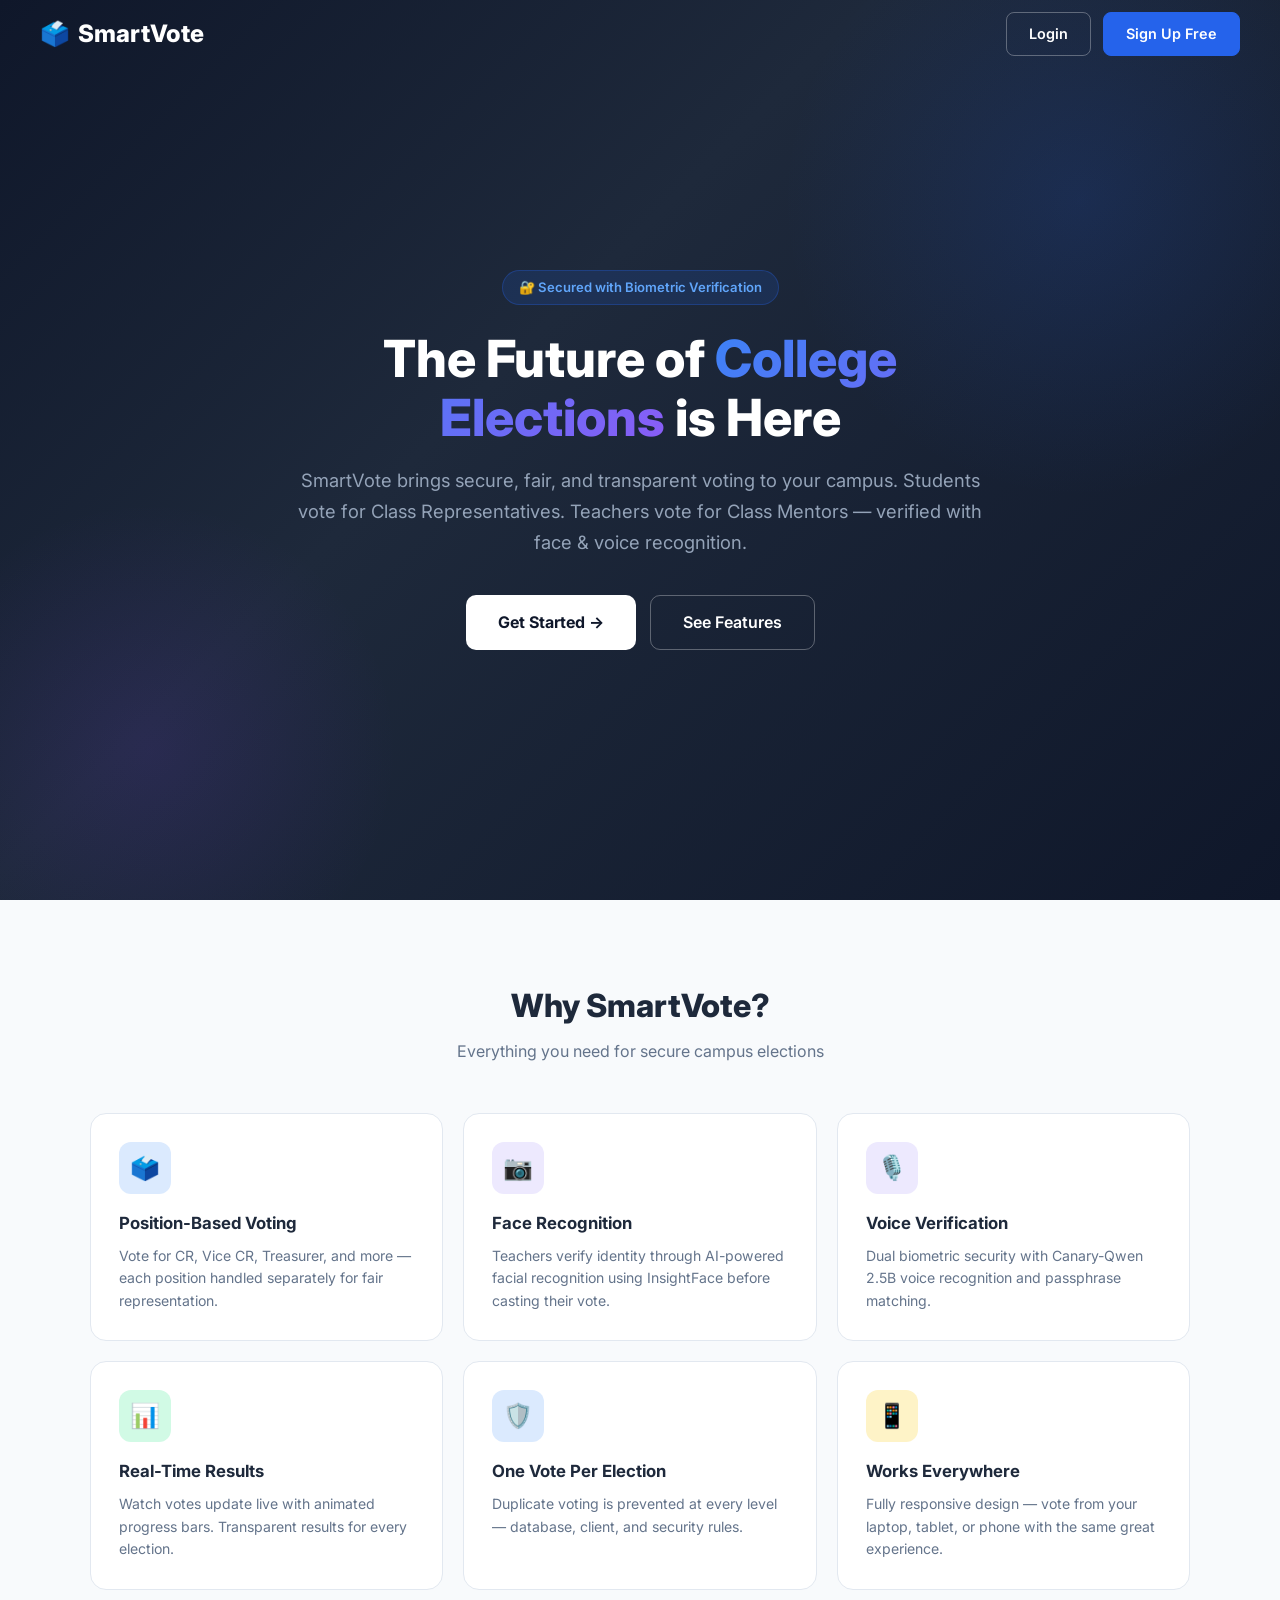
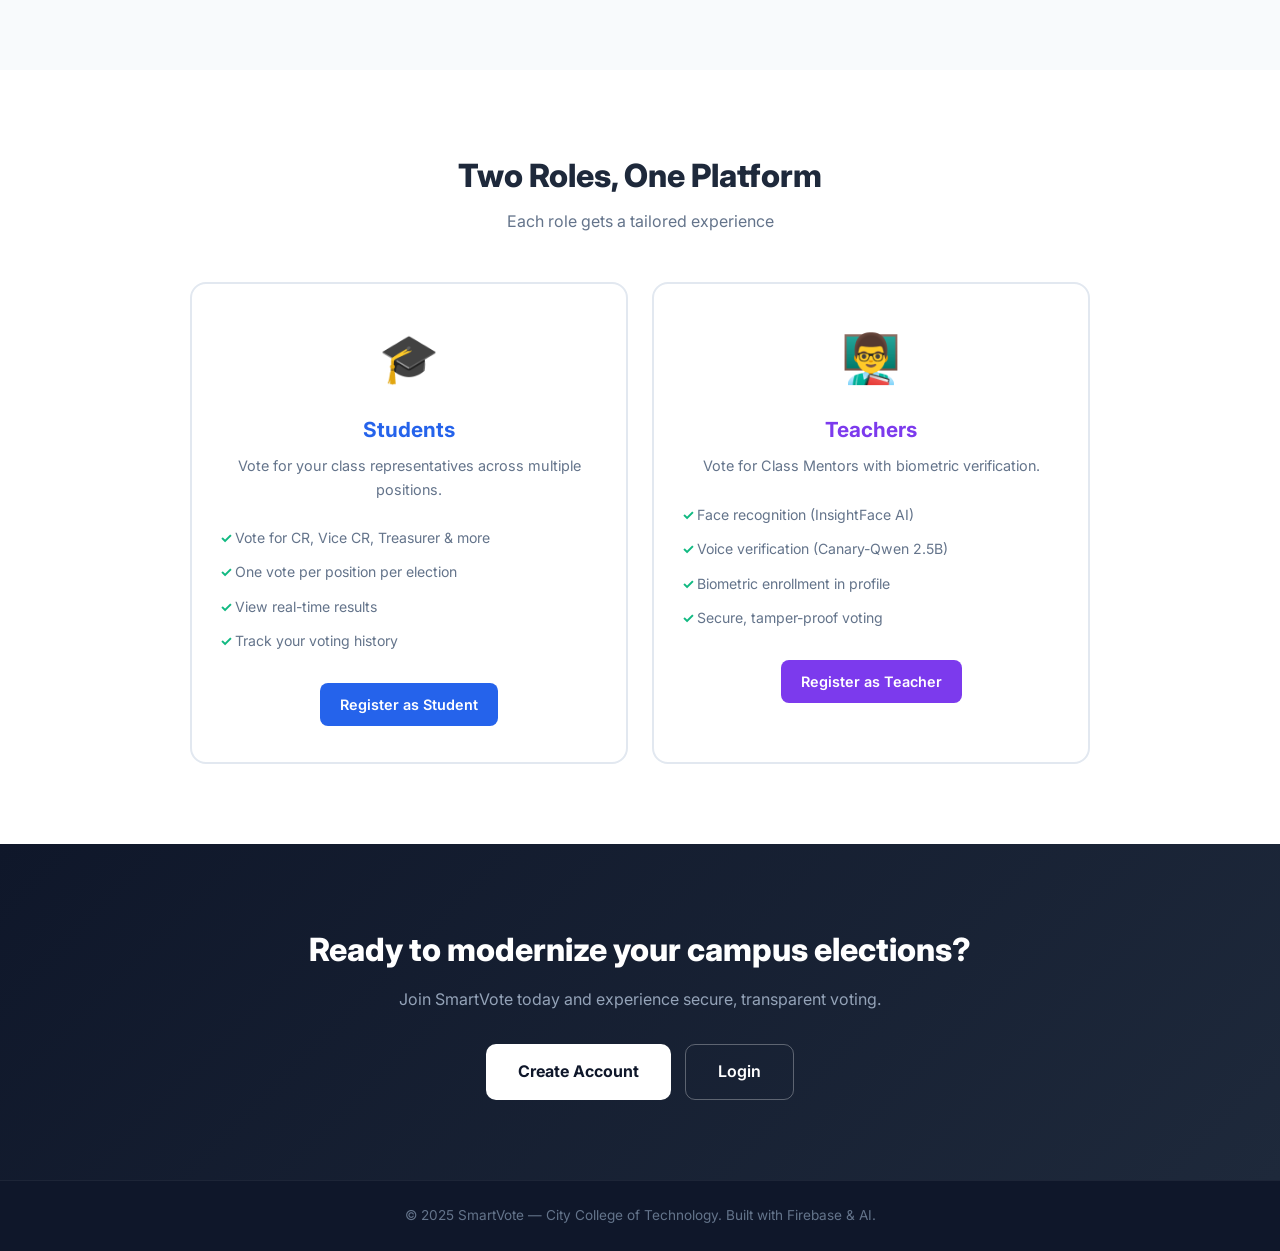
<file: smartvote/home.html>
<!DOCTYPE html>
<html lang="en">
<head>
  <meta charset="UTF-8">
  <meta name="viewport" content="width=device-width, initial-scale=1.0">
  <title>SmartVote — Secure College Voting Platform</title>
  <meta name="description" content="SmartVote - Secure, fair, and transparent college elections with biometric verification">
  <link rel="stylesheet" href="css/style.css">
  <style>
    .home-nav { position: fixed; top: 0; left: 0; right: 0; height: 68px; display: flex; align-items: center; justify-content: space-between; padding: 0 40px; z-index: 100; background: transparent; transition: background .3s; }
    .home-nav.scrolled { background: rgba(15,23,42,.95); backdrop-filter: blur(12px); border-bottom: 1px solid rgba(255,255,255,.08); }
    .home-nav .logo { font-size: 1.5rem; font-weight: 800; color: white; display: flex; align-items: center; gap: 8px; }
    .home-nav .nav-btns { display: flex; gap: 12px; }
    .home-nav .nav-btns a { padding: 9px 22px; border-radius: 8px; font-weight: 600; font-size: .9rem; transition: all .2s; }
    .btn-login-nav { color: white; border: 1.5px solid rgba(255,255,255,.3); background: transparent; }
    .btn-login-nav:hover { background: rgba(255,255,255,.1); border-color: rgba(255,255,255,.6); }
    .btn-signup-nav { background: #2563eb; color: white; border: 1.5px solid #2563eb; }
    .btn-signup-nav:hover { background: #1d4ed8; transform: translateY(-1px); }

    .hero { min-height: 100vh; display: flex; align-items: center; justify-content: center; text-align: center; padding: 80px 24px 60px; background: linear-gradient(135deg, #0f172a 0%, #1e293b 40%, #0f172a 100%); position: relative; overflow: hidden; }
    .hero::before { content: ''; position: absolute; width: 600px; height: 600px; background: radial-gradient(circle, rgba(37,99,235,.15) 0%, transparent 70%); top: -100px; right: -100px; border-radius: 50%; }
    .hero::after { content: ''; position: absolute; width: 500px; height: 500px; background: radial-gradient(circle, rgba(124,58,237,.12) 0%, transparent 70%); bottom: -100px; left: -100px; border-radius: 50%; }
    .hero-content { position: relative; z-index: 2; max-width: 720px; }
    .hero-badge { display: inline-flex; align-items: center; gap: 6px; padding: 6px 16px; background: rgba(37,99,235,.15); border: 1px solid rgba(37,99,235,.3); border-radius: 999px; color: #60a5fa; font-size: .82rem; font-weight: 600; margin-bottom: 24px; }
    .hero h1 { font-size: 3.2rem; font-weight: 800; color: white; line-height: 1.15; margin-bottom: 18px; }
    .hero h1 span { background: linear-gradient(135deg, #3b82f6, #8b5cf6); -webkit-background-clip: text; -webkit-text-fill-color: transparent; background-clip: text; }
    .hero p { color: #94a3b8; font-size: 1.15rem; line-height: 1.7; margin-bottom: 36px; }
    .hero-btns { display: flex; gap: 14px; justify-content: center; flex-wrap: wrap; }
    .hero-btns .btn { padding: 14px 32px; font-size: 1rem; border-radius: 10px; }
    .btn-white { background: white; color: #0f172a; font-weight: 700; }
    .btn-white:hover { transform: translateY(-2px); box-shadow: 0 10px 30px rgba(255,255,255,.15); }
    .btn-outline-white { background: transparent; color: white; border: 1.5px solid rgba(255,255,255,.3); }
    .btn-outline-white:hover { background: rgba(255,255,255,.08); border-color: white; }

    .features-section { padding: 80px 24px; background: #f8fafc; }
    .features-section .section-header { text-align: center; margin-bottom: 48px; }
    .features-section .section-header h2 { font-size: 2rem; font-weight: 800; margin-bottom: 8px; }
    .features-section .section-header p { color: var(--text-light); font-size: 1rem; }
    .features-grid { display: grid; grid-template-columns: repeat(auto-fill, minmax(280px, 1fr)); gap: 20px; max-width: 1100px; margin: 0 auto; }
    .feature-card { background: white; border: 1px solid var(--border); border-radius: 16px; padding: 28px; transition: all .25s; }
    .feature-card:hover { transform: translateY(-4px); box-shadow: 0 12px 24px rgba(0,0,0,.08); }
    .feature-icon { width: 52px; height: 52px; border-radius: 12px; display: flex; align-items: center; justify-content: center; font-size: 1.5rem; margin-bottom: 16px; }
    .feature-card h3 { font-size: 1.05rem; margin-bottom: 8px; }
    .feature-card p { color: var(--text-light); font-size: .88rem; line-height: 1.6; }
    .icon-blue { background: #dbeafe; }
    .icon-purple { background: #ede9fe; }
    .icon-green { background: #d1fae5; }
    .icon-amber { background: #fef3c7; }

    .roles-section { padding: 80px 24px; background: white; }
    .roles-grid { display: grid; grid-template-columns: repeat(auto-fill, minmax(300px, 1fr)); gap: 24px; max-width: 900px; margin: 0 auto; }
    .role-card { border-radius: 16px; padding: 36px 28px; text-align: center; border: 2px solid var(--border); transition: all .25s; }
    .role-card:hover { transform: translateY(-4px); }
    .role-card.student-card:hover { border-color: #3b82f6; box-shadow: 0 8px 24px rgba(37,99,235,.12); }
    .role-card.teacher-card:hover { border-color: #8b5cf6; box-shadow: 0 8px 24px rgba(124,58,237,.12); }
    .role-card .role-icon { font-size: 3rem; margin-bottom: 16px; }
    .role-card h3 { font-size: 1.3rem; margin-bottom: 8px; }
    .role-card p { color: var(--text-light); font-size: .9rem; margin-bottom: 20px; line-height: 1.6; }
    .role-card ul { text-align: left; list-style: none; margin-bottom: 24px; }
    .role-card ul li { padding: 6px 0; font-size: .88rem; color: var(--text-light); }
    .role-card ul li::before { content: '✓ '; color: var(--success); font-weight: 700; }

    .cta-section { padding: 80px 24px; background: linear-gradient(135deg, #0f172a, #1e293b); text-align: center; }
    .cta-section h2 { font-size: 2rem; font-weight: 800; color: white; margin-bottom: 12px; }
    .cta-section p { color: #94a3b8; font-size: 1rem; margin-bottom: 32px; }

    .home-footer { padding: 24px; text-align: center; background: #0f172a; border-top: 1px solid rgba(255,255,255,.06); color: #64748b; font-size: .85rem; }

    @media (max-width: 768px) {
      .hero h1 { font-size: 2rem; }
      .hero p { font-size: 1rem; }
      .home-nav { padding: 0 16px; }
      .features-grid { grid-template-columns: 1fr; }
      .roles-grid { grid-template-columns: 1fr; }
    }
  </style>
</head>
<body style="background:#0f172a;">
  <!-- Navbar -->
  <nav class="home-nav" id="home-nav">
    <div class="logo"><span>🗳️</span> SmartVote</div>
    <div class="nav-btns">
      <a href="login.html" class="btn-login-nav">Login</a>
      <a href="register.html" class="btn-signup-nav">Sign Up Free</a>
    </div>
  </nav>

  <!-- Hero -->
  <section class="hero">
    <div class="hero-content animate-fade-in">
      <div class="hero-badge">🔐 Secured with Biometric Verification</div>
      <h1>The Future of <span>College Elections</span> is Here</h1>
      <p>SmartVote brings secure, fair, and transparent voting to your campus. Students vote for Class Representatives. Teachers vote for Class Mentors — verified with face & voice recognition.</p>
      <div class="hero-btns">
        <a href="register.html" class="btn btn-white">Get Started →</a>
        <a href="#features" class="btn btn-outline-white">See Features</a>
      </div>
    </div>
  </section>

  <!-- Features -->
  <section class="features-section" id="features">
    <div class="section-header">
      <h2>Why SmartVote?</h2>
      <p>Everything you need for secure campus elections</p>
    </div>
    <div class="features-grid">
      <div class="feature-card">
        <div class="feature-icon icon-blue">🗳️</div>
        <h3>Position-Based Voting</h3>
        <p>Vote for CR, Vice CR, Treasurer, and more — each position handled separately for fair representation.</p>
      </div>
      <div class="feature-card">
        <div class="feature-icon icon-purple">📷</div>
        <h3>Face Recognition</h3>
        <p>Teachers verify identity through AI-powered facial recognition using InsightFace before casting their vote.</p>
      </div>
      <div class="feature-card">
        <div class="feature-icon icon-purple">🎙️</div>
        <h3>Voice Verification</h3>
        <p>Dual biometric security with Canary-Qwen 2.5B voice recognition and passphrase matching.</p>
      </div>
      <div class="feature-card">
        <div class="feature-icon icon-green">📊</div>
        <h3>Real-Time Results</h3>
        <p>Watch votes update live with animated progress bars. Transparent results for every election.</p>
      </div>
      <div class="feature-card">
        <div class="feature-icon icon-blue">🛡️</div>
        <h3>One Vote Per Election</h3>
        <p>Duplicate voting is prevented at every level — database, client, and security rules.</p>
      </div>
      <div class="feature-card">
        <div class="feature-icon icon-amber">📱</div>
        <h3>Works Everywhere</h3>
        <p>Fully responsive design — vote from your laptop, tablet, or phone with the same great experience.</p>
      </div>
    </div>
  </section>

  <!-- Roles -->
  <section class="roles-section">
    <div class="section-header" style="text-align:center; margin-bottom:48px;">
      <h2 style="font-size:2rem; font-weight:800; margin-bottom:8px;">Two Roles, One Platform</h2>
      <p style="color:var(--text-light);">Each role gets a tailored experience</p>
    </div>
    <div class="roles-grid">
      <div class="role-card student-card">
        <div class="role-icon">🎓</div>
        <h3 style="color:#2563eb;">Students</h3>
        <p>Vote for your class representatives across multiple positions.</p>
        <ul>
          <li>Vote for CR, Vice CR, Treasurer & more</li>
          <li>One vote per position per election</li>
          <li>View real-time results</li>
          <li>Track your voting history</li>
        </ul>
        <a href="register.html" class="btn btn-primary">Register as Student</a>
      </div>
      <div class="role-card teacher-card">
        <div class="role-icon">👨‍🏫</div>
        <h3 style="color:#7c3aed;">Teachers</h3>
        <p>Vote for Class Mentors with biometric verification.</p>
        <ul>
          <li>Face recognition (InsightFace AI)</li>
          <li>Voice verification (Canary-Qwen 2.5B)</li>
          <li>Biometric enrollment in profile</li>
          <li>Secure, tamper-proof voting</li>
        </ul>
        <a href="register.html" class="btn" style="background:#7c3aed; color:white;">Register as Teacher</a>
      </div>
    </div>
  </section>

  <!-- CTA -->
  <section class="cta-section">
    <h2>Ready to modernize your campus elections?</h2>
    <p>Join SmartVote today and experience secure, transparent voting.</p>
    <div class="hero-btns">
      <a href="register.html" class="btn btn-white">Create Account</a>
      <a href="login.html" class="btn btn-outline-white">Login</a>
    </div>
  </section>

  <footer class="home-footer">
    <p>© 2025 SmartVote — City College of Technology. Built with Firebase & AI.</p>
  </footer>

  <script>
    // Navbar scroll effect
    window.addEventListener('scroll', () => {
      document.getElementById('home-nav').classList.toggle('scrolled', window.scrollY > 50);
    });
  </script>
</body>
</html>
</file>
<file: smartvote/css/style.css>
/* SmartVote Design System */
@import url('https://fonts.googleapis.com/css2?family=Inter:wght@300;400;500;600;700;800&display=swap');

:root {
  --primary: #2563eb; --primary-dark: #1d4ed8; --primary-light: #3b82f6;
  --purple: #7c3aed; --purple-dark: #6d28d9; --purple-light: #8b5cf6;
  --slate: #1e293b; --slate-light: #334155;
  --success: #10b981; --error: #ef4444; --warning: #f59e0b; --info: #3b82f6;
  --bg: #f1f5f9; --bg-card: #ffffff; --bg-dark: #0f172a;
  --text: #1e293b; --text-light: #64748b; --text-white: #f8fafc;
  --border: #e2e8f0; --shadow: 0 1px 3px rgba(0,0,0,.1), 0 1px 2px rgba(0,0,0,.06);
  --shadow-lg: 0 10px 15px -3px rgba(0,0,0,.1), 0 4px 6px -4px rgba(0,0,0,.1);
  --shadow-xl: 0 20px 25px -5px rgba(0,0,0,.1), 0 8px 10px -6px rgba(0,0,0,.1);
  --radius: 12px; --radius-sm: 8px; --radius-full: 9999px;
  --transition: all .2s ease; --font: 'Inter', system-ui, sans-serif;
  --accent: var(--primary); --accent-dark: var(--primary-dark); --accent-light: var(--primary-light);
  --nav-height: 64px; --sidebar-width: 260px;
}

[data-role="teacher"] { --accent: var(--purple); --accent-dark: var(--purple-dark); --accent-light: var(--purple-light); }
[data-role="admin"] { --accent: var(--slate); --accent-dark: var(--bg-dark); --accent-light: var(--slate-light); }

*, *::before, *::after { margin: 0; padding: 0; box-sizing: border-box; }

html { scroll-behavior: smooth; }
body { font-family: var(--font); background: var(--bg); color: var(--text); line-height: 1.6; min-height: 100vh; }

a { color: var(--accent); text-decoration: none; transition: var(--transition); }
a:hover { opacity: .85; }
img { max-width: 100%; height: auto; }
button, input, select, textarea { font-family: inherit; font-size: inherit; }

/* Navbar */
.navbar { position: fixed; top: 0; left: 0; right: 0; height: var(--nav-height); background: var(--bg-card); border-bottom: 1px solid var(--border); display: flex; align-items: center; justify-content: space-between; padding: 0 24px; z-index: 100; backdrop-filter: blur(12px); background: rgba(255,255,255,.85); }
.navbar .logo { font-size: 1.4rem; font-weight: 800; color: var(--accent); display: flex; align-items: center; gap: 8px; }
.navbar .logo span { font-size: 1.5rem; }
.nav-links { display: flex; align-items: center; gap: 8px; }
.nav-links a { padding: 8px 16px; border-radius: var(--radius-sm); color: var(--text-light); font-weight: 500; font-size: .9rem; transition: var(--transition); }
.nav-links a:hover, .nav-links a.active { background: var(--bg); color: var(--accent); }
.nav-right { display: flex; align-items: center; gap: 12px; }
.nav-profile { width: 36px; height: 36px; border-radius: var(--radius-full); object-fit: cover; border: 2px solid var(--accent); cursor: pointer; }
#hamburger-btn { display: none; background: none; border: none; font-size: 1.5rem; cursor: pointer; color: var(--text); padding: 4px 8px; border-radius: var(--radius-sm); }
#hamburger-btn:hover { background: var(--bg); }

/* Sidebar — always visible on desktop, collapsible */
.sidebar { position: fixed; top: var(--nav-height); left: 0; width: var(--sidebar-width); height: calc(100vh - var(--nav-height)); background: var(--bg-card); border-right: 1px solid var(--border); z-index: 90; padding: 24px 16px; overflow-y: auto; overflow-x: hidden; transition: width .3s ease, left .3s ease, padding .3s ease; display: flex; flex-direction: column; }
.sidebar-overlay { position: fixed; inset: 0; background: rgba(0,0,0,.4); z-index: 85; opacity: 0; pointer-events: none; transition: opacity .3s ease; display: none; }
.overlay-visible { opacity: 1; pointer-events: auto; }
.sidebar .sidebar-profile { text-align: center; padding-bottom: 20px; border-bottom: 1px solid var(--border); margin-bottom: 16px; transition: var(--transition); }
.sidebar .sidebar-profile img { width: 64px; height: 64px; border-radius: var(--radius-full); border: 3px solid var(--accent); transition: var(--transition); }
.sidebar .sidebar-profile h4 { margin-top: 8px; font-size: .95rem; white-space: nowrap; overflow: hidden; transition: opacity .2s; }
.sidebar .sidebar-profile p { font-size: .8rem; color: var(--text-light); white-space: nowrap; overflow: hidden; transition: opacity .2s; }
.sidebar-nav { list-style: none; flex: 1; }
.sidebar-nav li a { display: flex; align-items: center; gap: 10px; padding: 10px 14px; border-radius: var(--radius-sm); color: var(--text); font-weight: 500; font-size: .9rem; transition: var(--transition); white-space: nowrap; overflow: hidden; }
.sidebar-nav li a:hover, .sidebar-nav li a.active { background: var(--bg); color: var(--accent); }
.sidebar-section-label { font-size: .7rem; text-transform: uppercase; letter-spacing: 1px; color: var(--text-light); padding: 16px 14px 6px; font-weight: 700; white-space: nowrap; overflow: hidden; transition: opacity .2s; }

/* Sidebar Toggle Button */
.sidebar-toggle { position: sticky; bottom: 0; left: 0; right: 0; background: var(--bg); border: none; border-top: 1px solid var(--border); padding: 12px; cursor: pointer; display: flex; align-items: center; justify-content: center; gap: 8px; font-size: .85rem; font-weight: 600; color: var(--text-light); transition: var(--transition); margin: auto -16px -24px; font-family: inherit; }
.sidebar-toggle:hover { background: var(--border); color: var(--accent); }
.sidebar-toggle .toggle-icon { font-size: 1.1rem; transition: transform .3s ease; }
.sidebar-toggle .toggle-label { transition: opacity .2s; }

/* Sidebar Collapsed State */
.sidebar.sidebar-collapsed { width: 68px; padding: 24px 8px; }
.sidebar.sidebar-collapsed .sidebar-profile img { width: 36px; height: 36px; }
.sidebar.sidebar-collapsed .sidebar-profile h4,
.sidebar.sidebar-collapsed .sidebar-profile p { opacity: 0; height: 0; margin: 0; overflow: hidden; }
.sidebar.sidebar-collapsed .sidebar-profile { padding-bottom: 12px; margin-bottom: 8px; }
.sidebar.sidebar-collapsed .sidebar-section-label { opacity: 0; height: 0; padding: 0; margin: 0; overflow: hidden; }
.sidebar.sidebar-collapsed .sidebar-nav li a { justify-content: center; padding: 10px 8px; font-size: 1.15rem; gap: 0; }
.sidebar.sidebar-collapsed .sidebar-nav li a span.nav-text { display: none; }
.sidebar.sidebar-collapsed .sidebar-toggle .toggle-icon { transform: rotate(180deg); }
.sidebar.sidebar-collapsed .sidebar-toggle .toggle-label { opacity: 0; width: 0; overflow: hidden; }

/* Tooltip on collapsed sidebar */
.sidebar.sidebar-collapsed .sidebar-nav li { position: relative; }
.sidebar.sidebar-collapsed .sidebar-nav li a::after { content: attr(data-tooltip); position: absolute; left: 100%; top: 50%; transform: translateY(-50%); background: var(--bg-dark); color: white; padding: 6px 12px; border-radius: 6px; font-size: .8rem; white-space: nowrap; opacity: 0; pointer-events: none; transition: opacity .2s; z-index: 100; margin-left: 8px; }
.sidebar.sidebar-collapsed .sidebar-nav li a:hover::after { opacity: 1; }

/* Main Content — offset by sidebar on desktop */
.main-content { margin-top: var(--nav-height); margin-left: var(--sidebar-width); padding: 32px 32px; max-width: 1100px; transition: margin-left .3s ease; }
.sidebar-collapsed ~ .main-content,
body.sidebar-is-collapsed .main-content { margin-left: 68px; }

/* Page Header */
.page-header { margin-bottom: 32px; }
.page-header h1 { font-size: 1.75rem; font-weight: 700; margin-bottom: 4px; }
.page-header p { color: var(--text-light); font-size: .95rem; }

/* Filter Tabs */
.filter-tabs { display: flex; gap: 8px; margin-bottom: 24px; flex-wrap: wrap; }
.filter-tab { padding: 8px 20px; border-radius: var(--radius-full); border: 1px solid var(--border); background: var(--bg-card); color: var(--text-light); font-weight: 500; font-size: .85rem; cursor: pointer; transition: var(--transition); }
.filter-tab:hover { border-color: var(--accent); color: var(--accent); }
.filter-tab.active { background: var(--accent); color: white; border-color: var(--accent); }

/* Cards */
.card { background: var(--bg-card); border-radius: var(--radius); border: 1px solid var(--border); padding: 24px; transition: var(--transition); }
.card:hover { box-shadow: var(--shadow-lg); transform: translateY(-2px); }
.cards-grid { display: grid; grid-template-columns: repeat(auto-fill, minmax(340px, 1fr)); gap: 20px; }
.card-header { display: flex; justify-content: space-between; align-items: flex-start; margin-bottom: 12px; flex-wrap: wrap; gap: 8px; }
.card-title { font-size: 1.1rem; font-weight: 700; }
.card-badges { display: flex; gap: 6px; flex-wrap: wrap; }
.card-desc { color: var(--text-light); font-size: .9rem; margin-bottom: 16px; line-height: 1.5; }
.card-meta { display: flex; gap: 16px; font-size: .8rem; color: var(--text-light); margin-bottom: 16px; flex-wrap: wrap; }
.card-actions { display: flex; gap: 8px; flex-wrap: wrap; align-items: center; }

/* Badges */
.badge { display: inline-flex; align-items: center; gap: 4px; padding: 4px 10px; border-radius: var(--radius-full); font-size: .75rem; font-weight: 600; }
.badge-success { background: #d1fae5; color: #065f46; }
.badge-warning { background: #fef3c7; color: #92400e; }
.badge-danger { background: #fee2e2; color: #991b1b; }
.badge-info { background: #dbeafe; color: #1e40af; }
.badge-purple { background: #ede9fe; color: #5b21b6; }

/* Buttons */
.btn { display: inline-flex; align-items: center; justify-content: center; gap: 6px; padding: 10px 20px; border-radius: var(--radius-sm); font-weight: 600; font-size: .9rem; border: none; cursor: pointer; transition: var(--transition); text-align: center; }
.btn:disabled { opacity: .5; cursor: not-allowed; }
.btn-primary { background: var(--accent); color: white; }
.btn-primary:hover:not(:disabled) { background: var(--accent-dark); transform: translateY(-1px); box-shadow: var(--shadow); }
.btn-outline { background: transparent; color: var(--accent); border: 1.5px solid var(--accent); }
.btn-outline:hover:not(:disabled) { background: var(--accent); color: white; }
.btn-danger { background: var(--error); color: white; }
.btn-danger:hover:not(:disabled) { background: #dc2626; }
.btn-success { background: var(--success); color: white; }
.btn-ghost { background: transparent; color: var(--text-light); }
.btn-ghost:hover { background: var(--bg); color: var(--text); }
.btn-sm { padding: 6px 14px; font-size: .82rem; }
.btn-lg { padding: 14px 28px; font-size: 1rem; }
.btn-block { width: 100%; }
.btn-glow { box-shadow: 0 0 20px rgba(37,99,235,.3); }
[data-role="teacher"] .btn-glow { box-shadow: 0 0 20px rgba(124,58,237,.3); }
.btn-loading .spinner { display: inline-block; }

/* Spinner */
.spinner { width: 18px; height: 18px; border: 2px solid rgba(255,255,255,.3); border-top-color: white; border-radius: 50%; animation: spin .6s linear infinite; display: none; }
@keyframes spin { to { transform: rotate(360deg); } }

/* Forms */
.form-group { margin-bottom: 18px; }
.form-label { display: block; font-size: .85rem; font-weight: 600; margin-bottom: 6px; color: var(--text); }
.form-input { width: 100%; padding: 10px 14px; border: 1.5px solid var(--border); border-radius: var(--radius-sm); font-size: .9rem; transition: var(--transition); background: var(--bg-card); color: var(--text); }
.form-input:focus { outline: none; border-color: var(--accent); box-shadow: 0 0 0 3px rgba(37,99,235,.1); }
[data-role="teacher"] .form-input:focus { box-shadow: 0 0 0 3px rgba(124,58,237,.1); }
.form-input::placeholder { color: var(--text-light); }
select.form-input { appearance: none; background-image: url("data:image/svg+xml,%3Csvg xmlns='http://www.w3.org/2000/svg' width='12' height='12' viewBox='0 0 12 12'%3E%3Cpath fill='%2364748b' d='M6 8L1 3h10z'/%3E%3C/svg%3E"); background-repeat: no-repeat; background-position: right 12px center; padding-right: 32px; }
textarea.form-input { resize: vertical; min-height: 80px; }
.form-error { color: var(--error); font-size: .8rem; margin-top: 4px; }
.form-row { display: grid; grid-template-columns: 1fr 1fr; gap: 16px; }

/* Auth Pages */
.auth-page { min-height: 100vh; display: flex; align-items: center; justify-content: center; background: linear-gradient(135deg, #0f172a 0%, #1e293b 50%, #0f172a 100%); padding: 24px; }
.auth-container { width: 100%; max-width: 480px; }
.auth-card { background: var(--bg-card); border-radius: var(--radius); padding: 40px 36px; box-shadow: var(--shadow-xl); }
.auth-logo { text-align: center; margin-bottom: 28px; }
.auth-logo h1 { font-size: 2rem; font-weight: 800; background: linear-gradient(135deg, var(--primary), var(--purple)); -webkit-background-clip: text; -webkit-text-fill-color: transparent; background-clip: text; }
.auth-logo p { color: var(--text-light); font-size: .9rem; margin-top: 4px; }

/* Role Toggle */
.role-toggle { display: flex; background: var(--bg); border-radius: var(--radius-sm); padding: 4px; margin-bottom: 24px; }
.role-toggle-btn { flex: 1; padding: 10px; border: none; background: none; border-radius: 6px; font-weight: 600; font-size: .9rem; cursor: pointer; transition: var(--transition); color: var(--text-light); }
.role-toggle-btn.active { background: var(--accent); color: white; box-shadow: var(--shadow); }

/* Divider */
.divider { display: flex; align-items: center; gap: 12px; margin: 20px 0; color: var(--text-light); font-size: .85rem; }
.divider::before, .divider::after { content: ''; flex: 1; height: 1px; background: var(--border); }

/* Google Button */
.btn-google { background: white; color: var(--text); border: 1.5px solid var(--border); width: 100%; padding: 12px; font-weight: 600; }
.btn-google:hover { background: var(--bg); box-shadow: var(--shadow); }
.btn-google img { width: 20px; height: 20px; }

/* Toast Notifications */
#toast-container { position: fixed; top: 80px; right: 20px; z-index: 9999; display: flex; flex-direction: column; gap: 8px; }
.toast { display: flex; align-items: center; gap: 10px; padding: 14px 18px; background: var(--bg-card); border-radius: var(--radius-sm); box-shadow: var(--shadow-lg); border-left: 4px solid var(--info); transform: translateX(120%); transition: transform .3s ease; min-width: 280px; max-width: 420px; font-size: .9rem; }
.toast-visible { transform: translateX(0); }
.toast-success { border-left-color: var(--success); }
.toast-error { border-left-color: var(--error); }
.toast-warning { border-left-color: var(--warning); }
.toast-icon { font-size: 1.1rem; flex-shrink: 0; }
.toast-message { flex: 1; }
.toast-close { background: none; border: none; font-size: 1.2rem; cursor: pointer; color: var(--text-light); padding: 0 4px; }

/* Candidate Cards */
.candidate-card { background: var(--bg-card); border: 2px solid var(--border); border-radius: var(--radius); padding: 20px; cursor: pointer; transition: var(--transition); text-align: center; }
.candidate-card:hover { border-color: var(--accent-light); box-shadow: var(--shadow); }
.candidate-card.selected { border-color: var(--accent); background: linear-gradient(135deg, rgba(37,99,235,.04), rgba(37,99,235,.08)); box-shadow: 0 0 0 3px rgba(37,99,235,.15); }
[data-role="teacher"] .candidate-card.selected { border-color: var(--purple); background: linear-gradient(135deg, rgba(124,58,237,.04), rgba(124,58,237,.08)); box-shadow: 0 0 0 3px rgba(124,58,237,.15); }
.candidate-card img { width: 80px; height: 80px; border-radius: 50%; object-fit: cover; margin-bottom: 12px; border: 3px solid var(--border); }
.candidate-card.selected img { border-color: var(--accent); }
.candidate-card h3 { font-size: 1rem; margin-bottom: 4px; }
.candidate-card .position { color: var(--text-light); font-size: .85rem; }
.candidate-card .manifesto { font-size: .82rem; color: var(--text-light); margin-top: 8px; }
.candidates-grid { display: grid; grid-template-columns: repeat(auto-fill, minmax(200px, 1fr)); gap: 16px; margin: 24px 0; }

/* Results */
.result-bar-container { margin-bottom: 16px; }
.result-bar-header { display: flex; justify-content: space-between; margin-bottom: 6px; font-size: .9rem; }
.result-bar-name { font-weight: 600; }
.result-bar-votes { color: var(--text-light); }
.result-bar { height: 32px; background: var(--bg); border-radius: var(--radius-full); overflow: hidden; position: relative; }
.result-bar-fill { height: 100%; border-radius: var(--radius-full); background: linear-gradient(90deg, var(--accent), var(--accent-light)); transition: width .8s ease; display: flex; align-items: center; justify-content: flex-end; padding-right: 10px; color: white; font-size: .75rem; font-weight: 700; min-width: 30px; }

/* Modal */
.modal-overlay { position: fixed; inset: 0; background: rgba(0,0,0,.6); z-index: 200; display: flex; align-items: center; justify-content: center; opacity: 0; pointer-events: none; transition: opacity .3s; padding: 20px; }
.modal-overlay.modal-open { opacity: 1; pointer-events: auto; }
.modal { background: var(--bg-card); border-radius: var(--radius); padding: 32px; max-width: 520px; width: 100%; max-height: 90vh; overflow-y: auto; box-shadow: var(--shadow-xl); transform: scale(.9); transition: transform .3s; }
.modal-open .modal { transform: scale(1); }
.modal-header { display: flex; justify-content: space-between; align-items: center; margin-bottom: 20px; }
.modal-header h2 { font-size: 1.2rem; font-weight: 700; }
.modal-close { background: none; border: none; font-size: 1.4rem; cursor: pointer; color: var(--text-light); }

/* Biometric */
.biometric-steps { display: flex; gap: 8px; margin-bottom: 24px; }
.bio-step { flex: 1; text-align: center; padding: 12px 8px; border-radius: var(--radius-sm); background: var(--bg); font-size: .8rem; font-weight: 600; color: var(--text-light); transition: var(--transition); }
.bio-step.active { background: var(--accent); color: white; }
.bio-step.done { background: #d1fae5; color: #065f46; }
.bio-step.failed { background: #fee2e2; color: #991b1b; }
.camera-preview { width: 100%; max-width: 360px; border-radius: var(--radius); border: 2px solid var(--border); margin: 16px auto; display: block; background: #000; }
.audio-wave { display: flex; align-items: end; justify-content: center; gap: 3px; height: 60px; margin: 16px 0; }
.audio-wave span { width: 4px; background: var(--accent); border-radius: 2px; animation: wave 1.2s ease-in-out infinite; }
.audio-wave span:nth-child(2) { animation-delay: .1s; }
.audio-wave span:nth-child(3) { animation-delay: .2s; }
.audio-wave span:nth-child(4) { animation-delay: .3s; }
.audio-wave span:nth-child(5) { animation-delay: .4s; }
@keyframes wave { 0%,100% { height: 10px; } 50% { height: 50px; } }
.bio-status { text-align: center; padding: 16px; font-weight: 600; font-size: .95rem; border-radius: var(--radius-sm); margin: 12px 0; }
.bio-status.scanning { background: #dbeafe; color: #1e40af; }
.bio-status.verified { background: #d1fae5; color: #065f46; }
.bio-status.failed { background: #fee2e2; color: #991b1b; }

/* Confirmation */
.confirmation-page { min-height: 100vh; display: flex; align-items: center; justify-content: center; text-align: center; padding: 24px; }
.confirmation-card { max-width: 480px; }
.confirmation-icon { font-size: 4rem; margin-bottom: 16px; animation: bounce .6s ease; }
@keyframes bounce { 0% { transform: scale(0); } 50% { transform: scale(1.2); } 100% { transform: scale(1); } }

/* Admin Tabs */
.admin-tabs { display: flex; gap: 4px; border-bottom: 2px solid var(--border); margin-bottom: 24px; }
.admin-tab { padding: 10px 20px; border: none; background: none; font-weight: 600; font-size: .9rem; color: var(--text-light); cursor: pointer; border-bottom: 2px solid transparent; margin-bottom: -2px; transition: var(--transition); }
.admin-tab.active { color: var(--accent); border-bottom-color: var(--accent); }
.admin-section { display: none; }
.admin-section.active { display: block; }

/* Table */
.table-wrapper { overflow-x: auto; }
table { width: 100%; border-collapse: collapse; font-size: .9rem; }
th { text-align: left; padding: 10px 12px; background: var(--bg); font-weight: 600; font-size: .8rem; color: var(--text-light); text-transform: uppercase; letter-spacing: .5px; }
td { padding: 10px 12px; border-bottom: 1px solid var(--border); }
tr:hover td { background: rgba(37,99,235,.02); }

/* Stats */
.stats-grid { display: grid; grid-template-columns: repeat(auto-fill, minmax(200px, 1fr)); gap: 16px; margin-bottom: 24px; }
.stat-card { background: var(--bg-card); border: 1px solid var(--border); border-radius: var(--radius); padding: 20px; text-align: center; }
.stat-card .stat-value { font-size: 2rem; font-weight: 800; color: var(--accent); }
.stat-card .stat-label { font-size: .85rem; color: var(--text-light); margin-top: 4px; }

/* Animations */
.animate-fade-in { animation: fadeIn .4s ease; }
@keyframes fadeIn { from { opacity: 0; transform: translateY(10px); } to { opacity: 1; transform: translateY(0); } }

/* Empty State */
.empty-state { text-align: center; padding: 60px 20px; color: var(--text-light); }
.empty-state .empty-icon { font-size: 3rem; margin-bottom: 12px; }
.empty-state h3 { font-size: 1.1rem; color: var(--text); margin-bottom: 8px; }

/* Position voting */
.position-section { margin-bottom: 32px; }
.position-section h2 { font-size: 1.15rem; font-weight: 700; margin-bottom: 16px; display: flex; align-items: center; gap: 8px; }
.position-section h2 .position-badge { font-size: .75rem; padding: 4px 10px; background: var(--accent); color: white; border-radius: var(--radius-full); }

/* Responsive */
@media (max-width: 900px) {
  #hamburger-btn { display: block; }
  .nav-links { display: none; }
  .sidebar { left: -300px; width: var(--sidebar-width); }
  .sidebar-open { left: 0; }
  .sidebar.sidebar-collapsed { left: -300px; width: var(--sidebar-width); }
  .sidebar.sidebar-collapsed.sidebar-open { left: 0; }
  .sidebar-overlay { display: block; }
  .sidebar-toggle { display: none; }
  .main-content { margin-left: 0 !important; padding: 20px 16px; }
  .cards-grid { grid-template-columns: 1fr; }
  .form-row { grid-template-columns: 1fr; }
  .candidates-grid { grid-template-columns: repeat(auto-fill, minmax(150px, 1fr)); }
  .auth-card { padding: 28px 20px; }
  .stats-grid { grid-template-columns: 1fr 1fr; }
  .admin-tabs { overflow-x: auto; }
}

@media (max-width: 480px) {
  .navbar { padding: 0 16px; }
  .stats-grid { grid-template-columns: 1fr; }
  .filter-tabs { gap: 6px; }
  .filter-tab { padding: 6px 14px; font-size: .8rem; }
}
</file>
